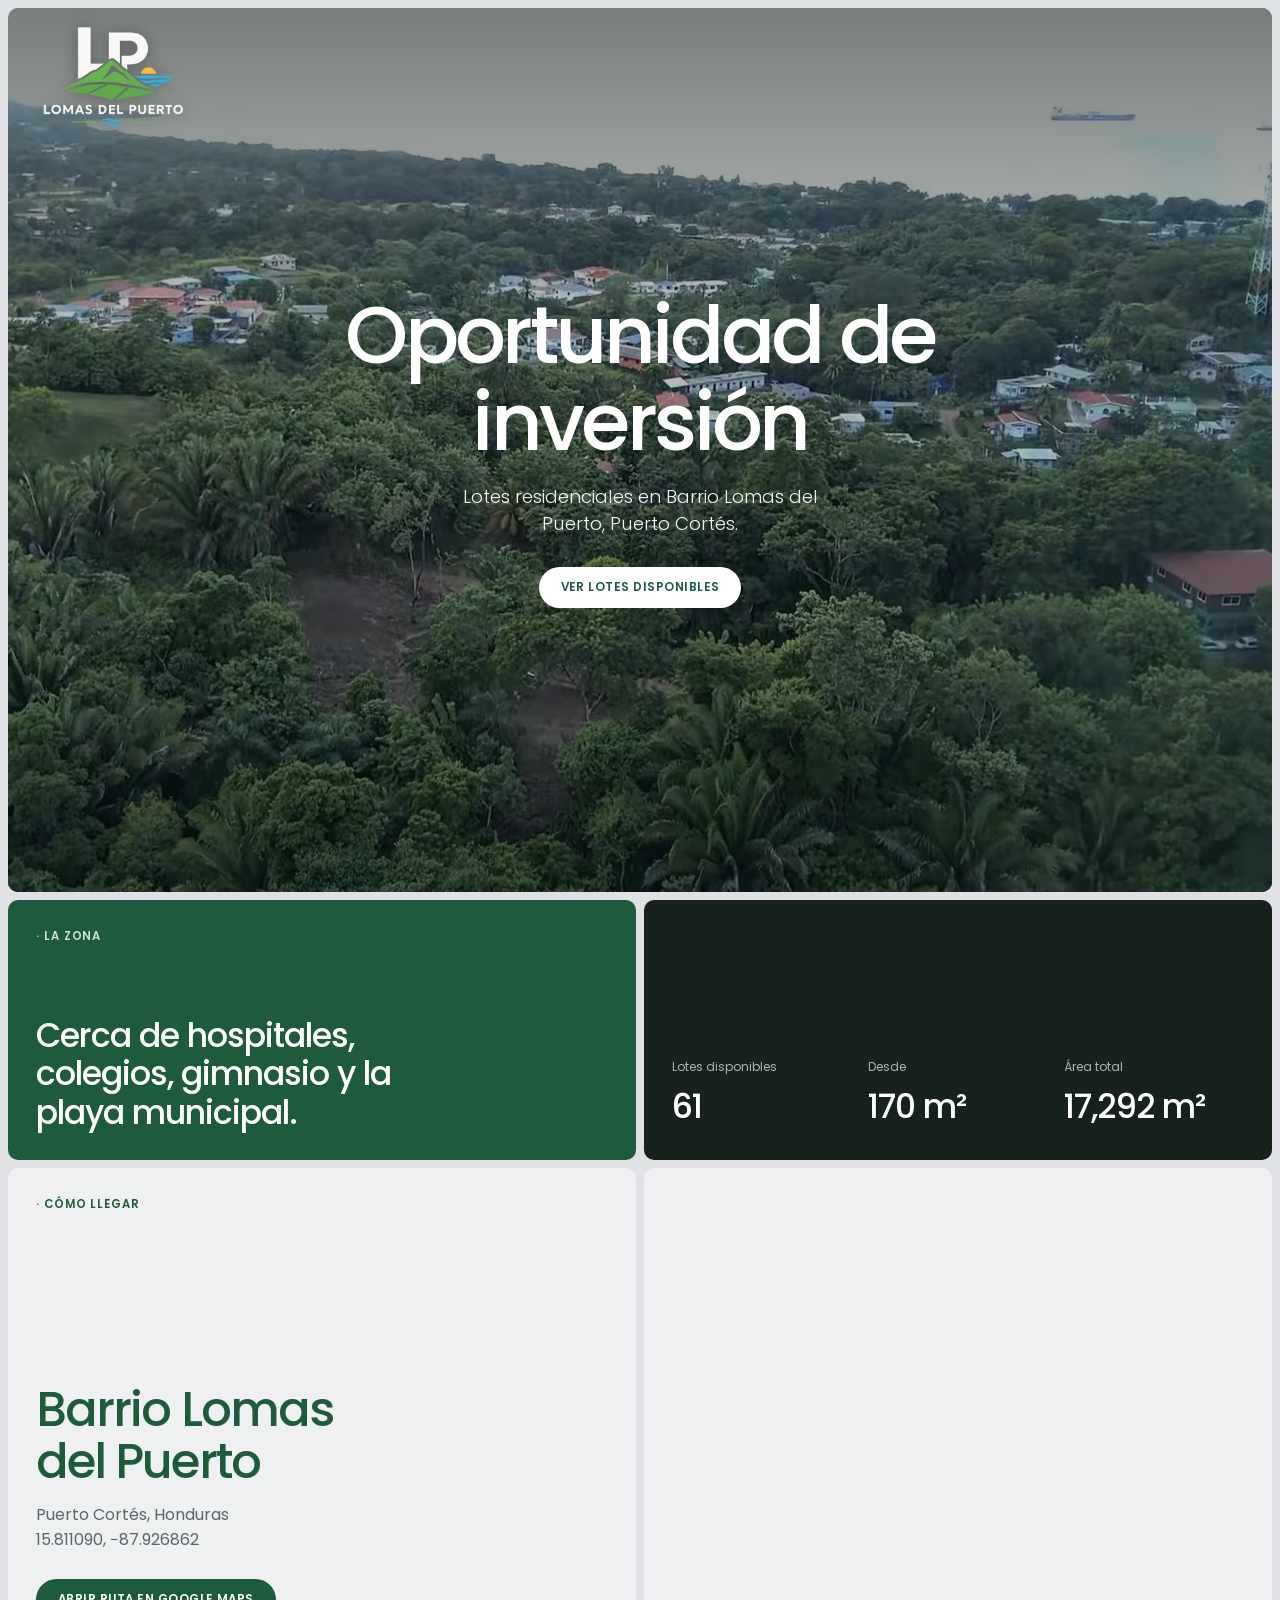
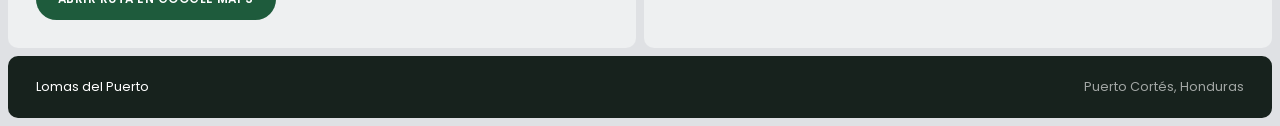
<file: index.html>
<!doctype html>
<html lang="es">
<head>
  <meta charset="utf-8">
  <meta name="viewport" content="width=device-width, initial-scale=1">
  <title>Lomas del Puerto · Oportunidad de inversión en Puerto Cortés</title>
  <link rel="icon" type="image/png" sizes="32x32" href="img/favicon-32.png">
  <link rel="icon" type="image/png" sizes="192x192" href="img/favicon-192.png">
  <link rel="apple-touch-icon" href="img/apple-touch-icon.png">
  <meta name="theme-color" content="#1e5b3c">
  <meta name="description" content="Lotes residenciales en Barrio Lomas del Puerto, Puerto Cortés. Cerca de hospitales, colegios, gimnasio y playa municipal.">
  <link rel="preconnect" href="https://fonts.googleapis.com">
  <link rel="preconnect" href="https://fonts.gstatic.com" crossorigin>
  <link rel="stylesheet" href="https://fonts.googleapis.com/css2?family=Poppins:wght@300;400;500;600&display=swap">
  <link rel="stylesheet" href="css/landing.css">
</head>
<body>
  <main class="frame">

    <!-- Hero: toma de dron (media/). 720p en celular y 1080p en pantallas grandes; WebM pesa menos, MP4 es el respaldo -->
    <section class="hero panel">
      <video class="hero-media" autoplay muted loop playsinline preload="metadata" poster="media/hero.jpg">
        <source src="media/hero-720.webm" type="video/webm" media="(max-width: 900px)">
        <source src="media/hero-720.mp4" type="video/mp4" media="(max-width: 900px)">
        <source src="media/hero-1080.webm" type="video/webm">
        <source src="media/hero-1080.mp4" type="video/mp4">
      </video>
      <div class="hero-shade"></div>
      <a href="./" class="logo"><img src="img/logo-blanco.png" alt="Lomas del Puerto" width="500" height="300"></a>
      <div class="hero-content">
        <h1>Oportunidad de inversión</h1>
        <p>Lotes residenciales en Barrio Lomas del Puerto, Puerto Cortés.</p>
        <a href="mapa" class="btn btn-light">Ver lotes disponibles</a>
      </div>
    </section>

    <div class="duo">
      <section class="panel panel-accent zone">
        <p class="eyebrow eyebrow-light">La zona</p>
        <p class="zone-text">Cerca de hospitales, colegios, gimnasio y la playa municipal.</p>
      </section>
      <section class="panel panel-dark facts">
        <dl>
          <div><dt>Lotes disponibles</dt><dd id="stat-disponibles">53</dd></div>
          <div><dt>Desde</dt><dd>170 m²</dd></div>
          <div><dt>Área total</dt><dd>17,292 m²</dd></div>
        </dl>
      </section>
    </div>

    <section class="duo route" id="ubicacion">
      <div class="panel panel-light route-text">
        <p class="eyebrow">Cómo llegar</p>
        <div>
          <h2>Barrio Lomas del Puerto</h2>
          <p class="intro">Puerto Cortés, Honduras<br>15.811090, −87.926862</p>
          <a class="btn" id="btn-ruta" target="_blank" rel="noopener">Abrir ruta en Google Maps</a>
        </div>
      </div>
      <iframe class="panel route-map" id="mapa-google" title="Ubicación en Google Maps" loading="lazy" referrerpolicy="no-referrer-when-downgrade"></iframe>
    </section>

    <footer class="panel panel-dark footer">
      <span>Lomas del Puerto</span>
      <span>Puerto Cortés, Honduras</span>
    </footer>
  </main>

  <script src="js/config.js"></script>
  <script src="js/inventario.js"></script>
  <script src="js/landing.js"></script>
</body>
</html>
</file>
<file: css/landing.css>
:root {
  --page: #dfe1e4;
  --surface: #eef0f1;
  --ink: #23292b;
  --muted: #5d6567;
  --accent: #1e5b3c;      /* verde profundo, acorde a los lotes del mapa */
  --accent-dark: #164430;
  --dark: #17221d;
  --radius: 10px;
  --gap: 8px;
  font-family: "Poppins", "Segoe UI", system-ui, sans-serif;
  color: var(--ink);
}

* { box-sizing: border-box; }
[hidden] { display: none !important; }
html { scroll-behavior: smooth; }
body { margin: 0; background: var(--page); -webkit-font-smoothing: antialiased; }
h1, h2 { font-weight: 500; margin: 0; line-height: 1.08; }

/* Marco: toda la página son paneles con esquinas suaves separados por un margen fino */
.frame { padding: var(--gap); display: flex; flex-direction: column; gap: var(--gap); }
.panel { border-radius: var(--radius); overflow: hidden; position: relative; }
.panel-accent { background: var(--accent); color: #fff; }
.panel-dark { background: var(--dark); color: #fff; }

.eyebrow {
  margin: 0; font-size: .72rem; font-weight: 600; text-transform: uppercase; letter-spacing: .08em; color: var(--accent);
}
.eyebrow::before { content: "· "; }
.eyebrow-light { color: rgba(255, 255, 255, .8); }

.btn {
  display: inline-block; padding: 12px 22px; border-radius: 999px; background: var(--accent); color: #fff;
  font-size: .74rem; font-weight: 600; text-transform: uppercase; letter-spacing: .04em; text-decoration: none;
  transition: background .15s, color .15s;
}
.btn:hover { background: var(--accent-dark); }
.btn-light { background: #fff; color: var(--accent); }
.btn-light:hover { background: var(--surface); }

/* Hero */
.hero {
  min-height: calc(100svh - var(--gap) * 2); display: flex; align-items: center; justify-content: center;
  padding: 96px 20px; text-align: center; color: #fff;
  background: linear-gradient(170deg, #6f8a86 0%, #3c5852 50%, #22362f 100%);
}
.hero-media { position: absolute; inset: 0; width: 100%; height: 100%; object-fit: cover; }
.hero-media.missing { display: none; }
/* Más oscuro arriba: la toma tiene cielo claro detrás del logo */
.hero-shade {
  position: absolute; inset: 0;
  background: linear-gradient(to bottom, rgba(10, 20, 16, .55) 0%, rgba(10, 20, 16, .28) 35%, rgba(10, 20, 16, .32) 70%, rgba(10, 20, 16, .5) 100%);
}
/* Logo en blanco sin fondo; una sombra suave lo separa del video cuando la toma es clara */
.logo { position: absolute; top: 18px; left: 20px; z-index: 2; display: block; }
.logo img { display: block; width: 170px; height: auto; filter: drop-shadow(0 2px 8px rgba(0, 0, 0, .35)); }
.hero-content { position: relative; max-width: 760px; display: flex; flex-direction: column; align-items: center; }
.hero h1 { font-size: clamp(2.5rem, 7vw, 5rem); letter-spacing: -.045em; }
.hero p { margin: 18px 0 30px; font-size: clamp(1rem, 2vw, 1.15rem); font-weight: 300; opacity: .95; max-width: 36ch; }

/* Bloques bajo el hero */
.duo { display: grid; grid-template-columns: 1fr 1fr; gap: var(--gap); }
.zone, .facts { padding: 28px; min-height: 260px; display: flex; flex-direction: column; }
.zone-text { margin: auto 0 0; font-size: clamp(1.4rem, 2.6vw, 2.1rem); font-weight: 500; letter-spacing: -.03em; line-height: 1.15; max-width: 20ch; }
.facts dl { margin: auto 0 0; display: grid; grid-template-columns: repeat(3, 1fr); gap: 16px; }
.facts dt { font-size: .75rem; opacity: .65; }
.facts dd { margin: 6px 0 0; font-size: clamp(1.4rem, 2.6vw, 2.1rem); font-weight: 500; letter-spacing: -.03em; }

/* Cómo llegar: texto y mapa en la misma fila */
.panel-light { background: var(--surface); }
.route-text { padding: 28px; min-height: 480px; display: flex; flex-direction: column; justify-content: space-between; gap: 32px; }
.route-text h2 { font-size: clamp(2rem, 4vw, 3rem); letter-spacing: -.04em; color: var(--accent); max-width: 12ch; }
.intro { margin: 16px 0 26px; line-height: 1.55; color: var(--muted); }
.route-map { width: 100%; height: 100%; min-height: 480px; border: 0; display: block; background: var(--surface); }

.footer { display: flex; justify-content: space-between; flex-wrap: wrap; gap: 12px; padding: 22px 28px; font-size: .8rem; }
.footer span:last-child { opacity: .6; }

@media (max-width: 760px) {
  .duo { grid-template-columns: 1fr; }
  .zone, .facts { min-height: 200px; padding: 24px; }
  .facts dl { grid-template-columns: 1fr 1fr; }
  .route-text { min-height: 0; padding: 24px; }
  .route-map { min-height: 360px; }
  .logo { left: 12px; top: 12px; }
  .logo img { width: 130px; }
}
</file>
